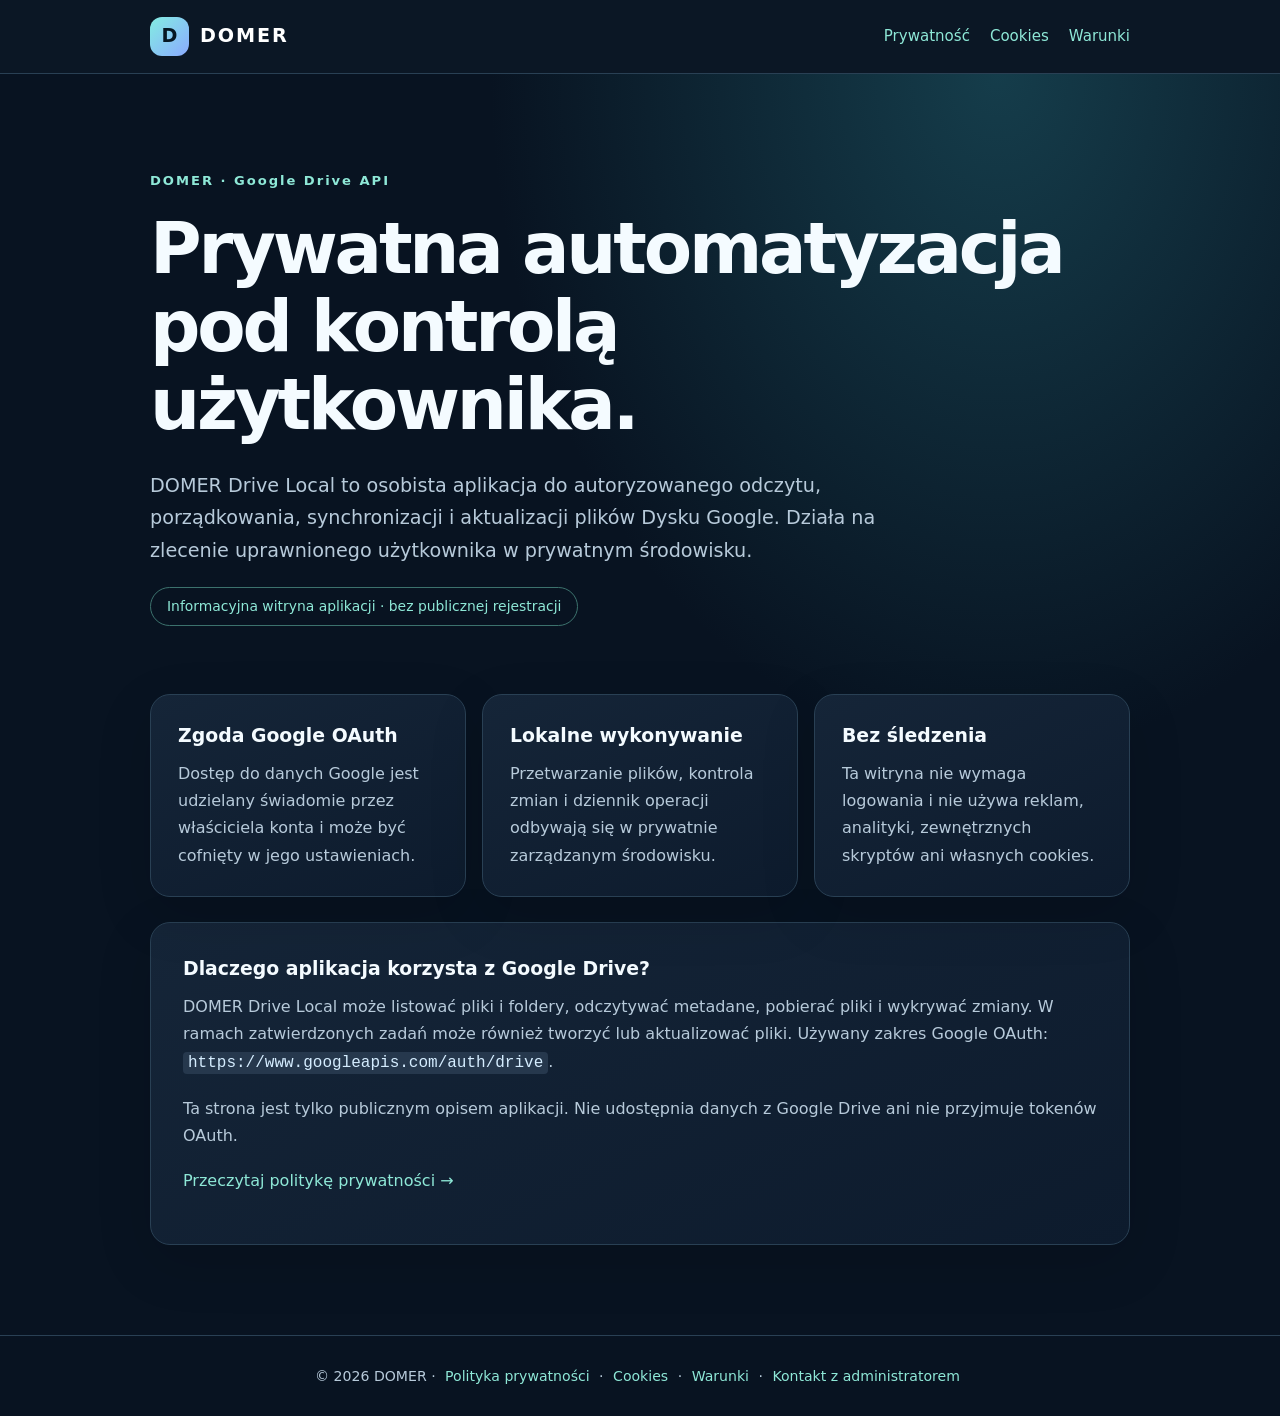
<file: index.html>
<!doctype html>
<html lang="pl"><head><meta charset="utf-8"><meta name="viewport" content="width=device-width,initial-scale=1"><meta name="description" content="DOMER Drive Local — informacje o prywatnej automatyzacji Google Drive i polityce prywatności."><meta name="robots" content="index,follow"><title>DOMER Drive Local — prywatna automatyzacja</title><link rel="stylesheet" href="style.css"><link rel="icon" href="favicon.svg" type="image/svg+xml"></head>
<body><header><nav><a class="brand" href="./"><span class="symbol">D</span>DOMER</a><div><a href="privacy.html">Prywatność</a><a href="cookies.html">Cookies</a><a href="terms.html">Warunki</a></div></nav></header>
<main><section class="hero"><span class="eyebrow">DOMER · Google Drive API</span><h1>Prywatna automatyzacja<br>pod kontrolą użytkownika.</h1><p>DOMER Drive Local to osobista aplikacja do autoryzowanego odczytu, porządkowania, synchronizacji i aktualizacji plików Dysku Google. Działa na zlecenie uprawnionego użytkownika w prywatnym środowisku.</p><p><span class="pill">Informacyjna witryna aplikacji · bez publicznej rejestracji</span></p></section>
<div class="grid"><section class="card"><h2>Zgoda Google OAuth</h2><p>Dostęp do danych Google jest udzielany świadomie przez właściciela konta i może być cofnięty w jego ustawieniach.</p></section><section class="card"><h2>Lokalne wykonywanie</h2><p>Przetwarzanie plików, kontrola zmian i dziennik operacji odbywają się w prywatnie zarządzanym środowisku.</p></section><section class="card"><h2>Bez śledzenia</h2><p>Ta witryna nie wymaga logowania i nie używa reklam, analityki, zewnętrznych skryptów ani własnych cookies.</p></section></div>
<section class="card wide"><h2>Dlaczego aplikacja korzysta z Google Drive?</h2><p>DOMER Drive Local może listować pliki i foldery, odczytywać metadane, pobierać pliki i wykrywać zmiany. W ramach zatwierdzonych zadań może również tworzyć lub aktualizować pliki. Używany zakres Google OAuth: <code>https://www.googleapis.com/auth/drive</code>.</p><p>Ta strona jest tylko publicznym opisem aplikacji. Nie udostępnia danych z Google Drive ani nie przyjmuje tokenów OAuth.</p><p><a href="privacy.html">Przeczytaj politykę prywatności →</a></p></section></main>
<footer>© 2026 DOMER · <a href="privacy.html">Polityka prywatności</a> · <a href="cookies.html">Cookies</a> · <a href="terms.html">Warunki</a> · <a href="https://github.com/Domer1990">Kontakt z administratorem</a></footer></body></html>
</file>
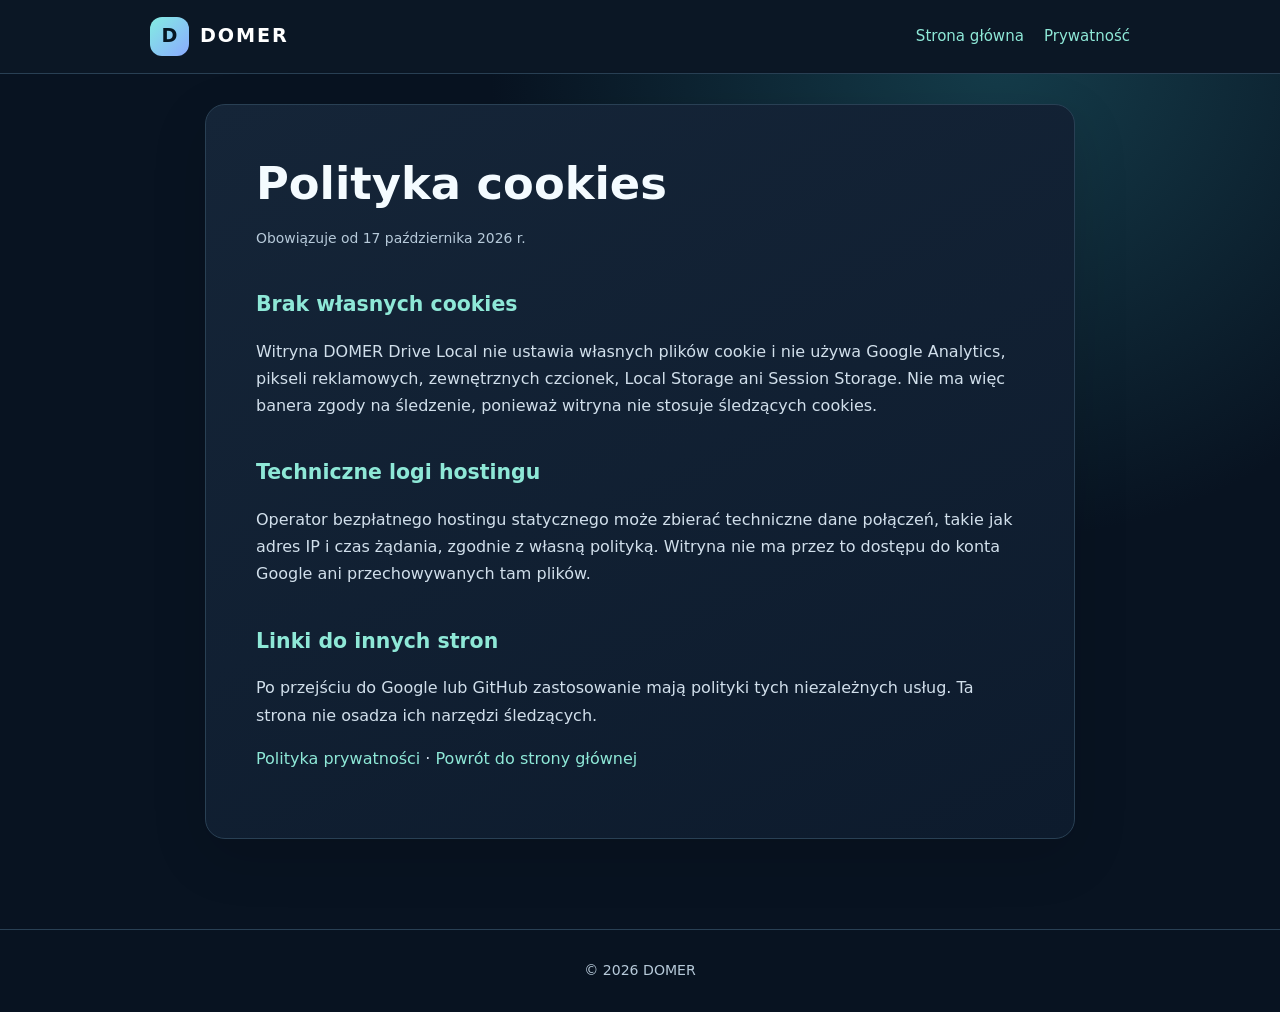
<file: cookies.html>
<!doctype html><html lang="pl"><head><meta charset="utf-8"><meta name="viewport" content="width=device-width,initial-scale=1"><title>Polityka cookies — DOMER Drive Local</title><link rel="stylesheet" href="style.css"><link rel="icon" href="favicon.svg" type="image/svg+xml"></head><body><header><nav><a class="brand" href="./"><span class="symbol">D</span>DOMER</a><div><a href="./">Strona główna</a><a href="privacy.html">Prywatność</a></div></nav></header><main><article class="document"><h1>Polityka cookies</h1><p class="small">Obowiązuje od 17 października 2026 r.</p><h2>Brak własnych cookies</h2><p>Witryna DOMER Drive Local nie ustawia własnych plików cookie i nie używa Google Analytics, pikseli reklamowych, zewnętrznych czcionek, Local Storage ani Session Storage. Nie ma więc banera zgody na śledzenie, ponieważ witryna nie stosuje śledzących cookies.</p><h2>Techniczne logi hostingu</h2><p>Operator bezpłatnego hostingu statycznego może zbierać techniczne dane połączeń, takie jak adres IP i czas żądania, zgodnie z własną polityką. Witryna nie ma przez to dostępu do konta Google ani przechowywanych tam plików.</p><h2>Linki do innych stron</h2><p>Po przejściu do Google lub GitHub zastosowanie mają polityki tych niezależnych usług. Ta strona nie osadza ich narzędzi śledzących.</p><p><a href="privacy.html">Polityka prywatności</a> · <a href="./">Powrót do strony głównej</a></p></article></main><footer>© 2026 DOMER</footer></body></html>
</file>
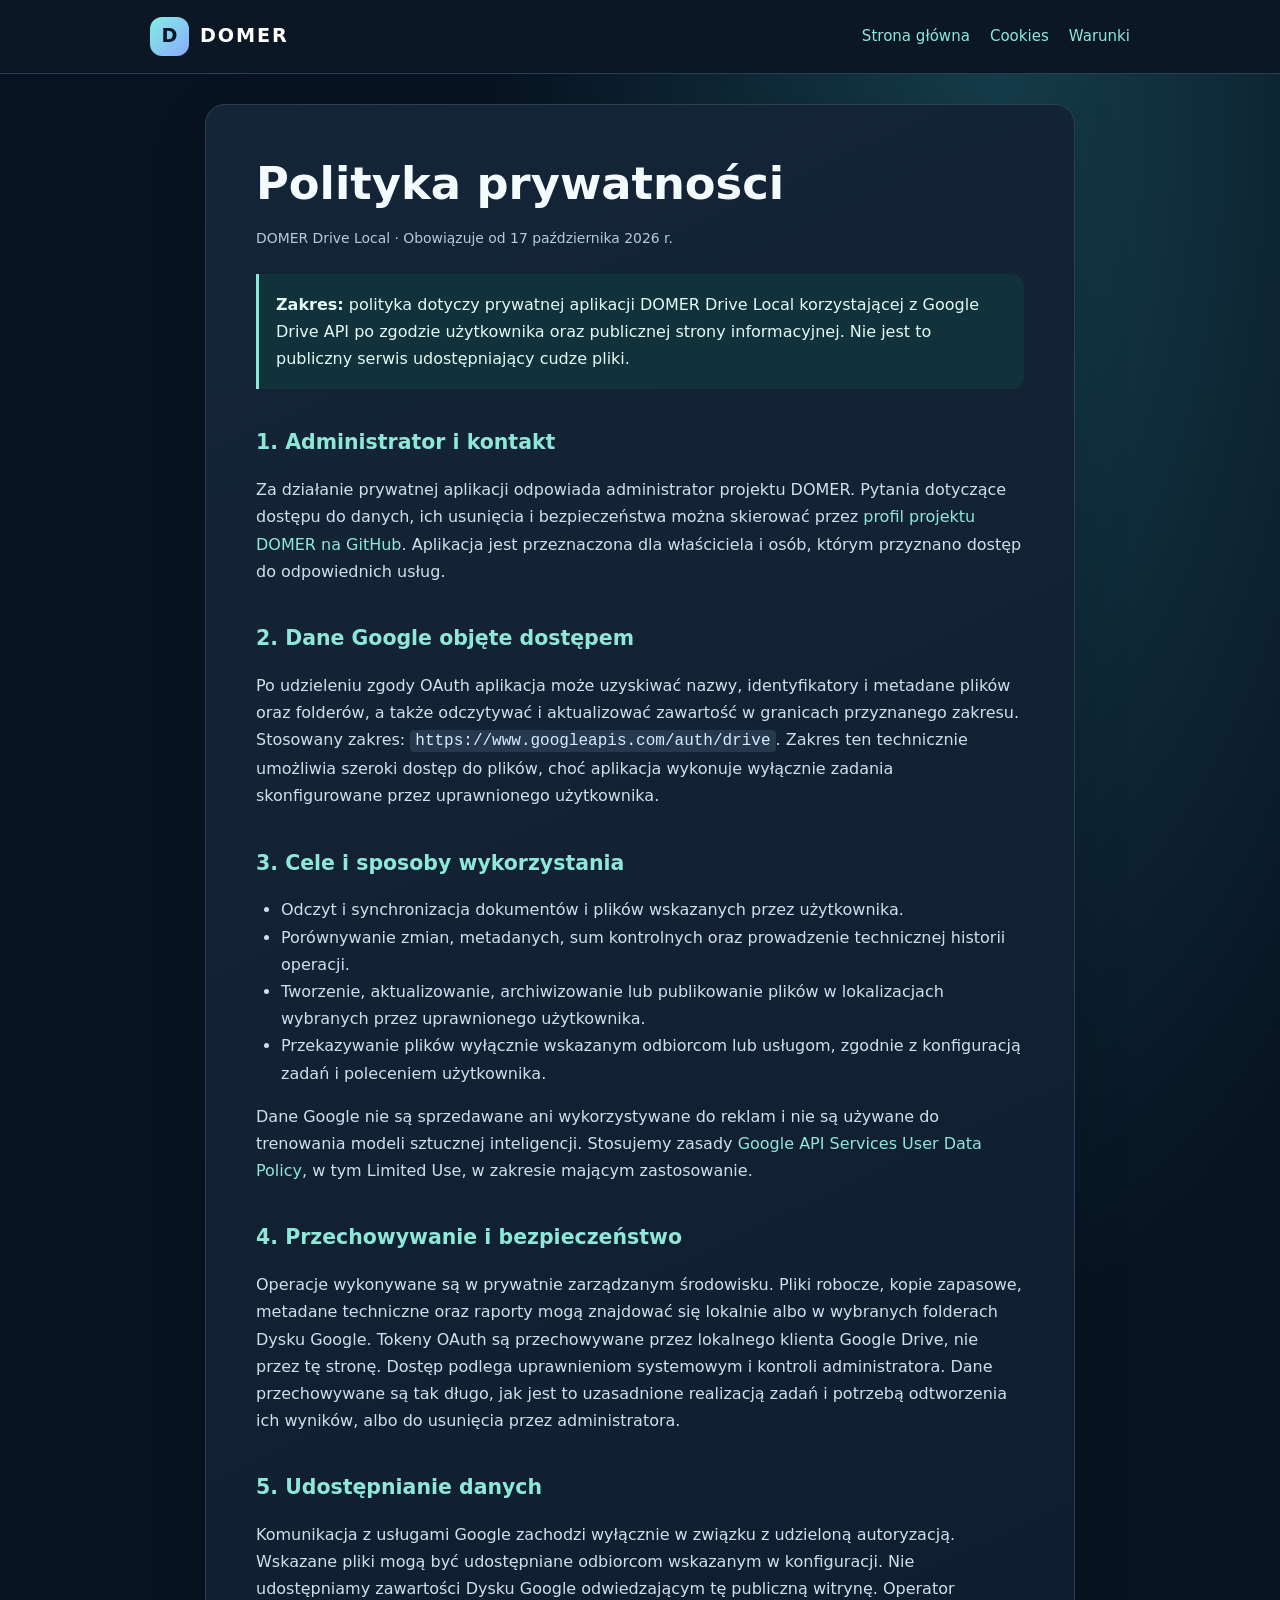
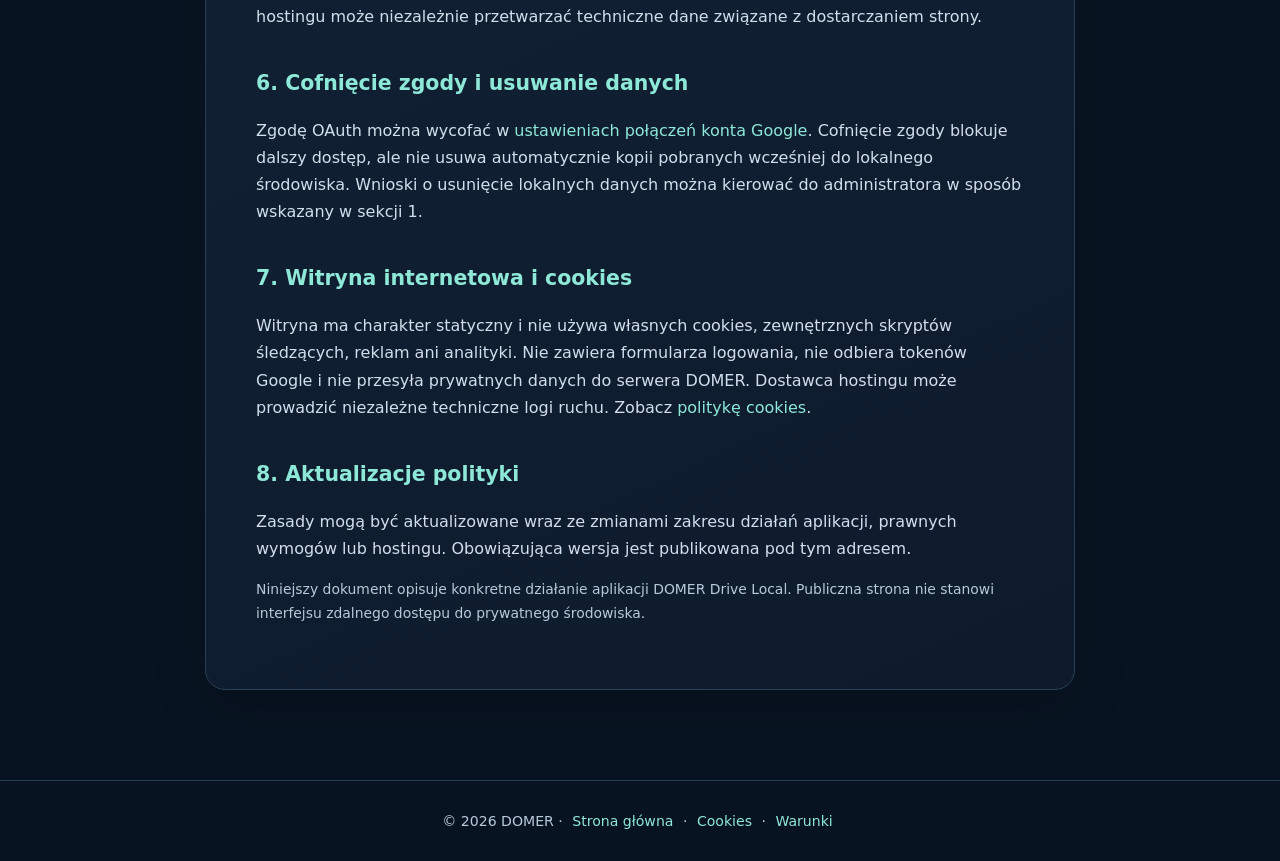
<file: privacy.html>
<!doctype html><html lang="pl"><head><meta charset="utf-8"><meta name="viewport" content="width=device-width,initial-scale=1"><meta name="description" content="Polityka prywatności DOMER Drive Local — dane Google Drive i OAuth."><title>Polityka prywatności — DOMER Drive Local</title><link rel="stylesheet" href="style.css"><link rel="icon" href="favicon.svg" type="image/svg+xml"></head><body><header><nav><a class="brand" href="./"><span class="symbol">D</span>DOMER</a><div><a href="./">Strona główna</a><a href="cookies.html">Cookies</a><a href="terms.html">Warunki</a></div></nav></header><main><article class="document"><h1>Polityka prywatności</h1><p class="small">DOMER Drive Local · Obowiązuje od 17 października 2026 r.</p>
<div class="notice"><strong>Zakres:</strong> polityka dotyczy prywatnej aplikacji DOMER Drive Local korzystającej z Google Drive API po zgodzie użytkownika oraz publicznej strony informacyjnej. Nie jest to publiczny serwis udostępniający cudze pliki.</div>
<h2>1. Administrator i kontakt</h2><p>Za działanie prywatnej aplikacji odpowiada administrator projektu DOMER. Pytania dotyczące dostępu do danych, ich usunięcia i bezpieczeństwa można skierować przez <a href="https://github.com/Domer1990">profil projektu DOMER na GitHub</a>. Aplikacja jest przeznaczona dla właściciela i osób, którym przyznano dostęp do odpowiednich usług.</p>
<h2>2. Dane Google objęte dostępem</h2><p>Po udzieleniu zgody OAuth aplikacja może uzyskiwać nazwy, identyfikatory i metadane plików oraz folderów, a także odczytywać i aktualizować zawartość w granicach przyznanego zakresu. Stosowany zakres: <code>https://www.googleapis.com/auth/drive</code>. Zakres ten technicznie umożliwia szeroki dostęp do plików, choć aplikacja wykonuje wyłącznie zadania skonfigurowane przez uprawnionego użytkownika.</p>
<h2>3. Cele i sposoby wykorzystania</h2><ul><li>Odczyt i synchronizacja dokumentów i plików wskazanych przez użytkownika.</li><li>Porównywanie zmian, metadanych, sum kontrolnych oraz prowadzenie technicznej historii operacji.</li><li>Tworzenie, aktualizowanie, archiwizowanie lub publikowanie plików w lokalizacjach wybranych przez uprawnionego użytkownika.</li><li>Przekazywanie plików wyłącznie wskazanym odbiorcom lub usługom, zgodnie z konfiguracją zadań i poleceniem użytkownika.</li></ul><p>Dane Google nie są sprzedawane ani wykorzystywane do reklam i nie są używane do trenowania modeli sztucznej inteligencji. Stosujemy zasady <a href="https://developers.google.com/terms/api-services-user-data-policy">Google API Services User Data Policy</a>, w tym Limited Use, w zakresie mającym zastosowanie.</p>
<h2>4. Przechowywanie i bezpieczeństwo</h2><p>Operacje wykonywane są w prywatnie zarządzanym środowisku. Pliki robocze, kopie zapasowe, metadane techniczne oraz raporty mogą znajdować się lokalnie albo w wybranych folderach Dysku Google. Tokeny OAuth są przechowywane przez lokalnego klienta Google Drive, nie przez tę stronę. Dostęp podlega uprawnieniom systemowym i kontroli administratora. Dane przechowywane są tak długo, jak jest to uzasadnione realizacją zadań i potrzebą odtworzenia ich wyników, albo do usunięcia przez administratora.</p>
<h2>5. Udostępnianie danych</h2><p>Komunikacja z usługami Google zachodzi wyłącznie w związku z udzieloną autoryzacją. Wskazane pliki mogą być udostępniane odbiorcom wskazanym w konfiguracji. Nie udostępniamy zawartości Dysku Google odwiedzającym tę publiczną witrynę. Operator hostingu może niezależnie przetwarzać techniczne dane związane z dostarczaniem strony.</p>
<h2>6. Cofnięcie zgody i usuwanie danych</h2><p>Zgodę OAuth można wycofać w <a href="https://myaccount.google.com/connections">ustawieniach połączeń konta Google</a>. Cofnięcie zgody blokuje dalszy dostęp, ale nie usuwa automatycznie kopii pobranych wcześniej do lokalnego środowiska. Wnioski o usunięcie lokalnych danych można kierować do administratora w sposób wskazany w sekcji 1.</p>
<h2>7. Witryna internetowa i cookies</h2><p>Witryna ma charakter statyczny i nie używa własnych cookies, zewnętrznych skryptów śledzących, reklam ani analityki. Nie zawiera formularza logowania, nie odbiera tokenów Google i nie przesyła prywatnych danych do serwera DOMER. Dostawca hostingu może prowadzić niezależne techniczne logi ruchu. Zobacz <a href="cookies.html">politykę cookies</a>.</p>
<h2>8. Aktualizacje polityki</h2><p>Zasady mogą być aktualizowane wraz ze zmianami zakresu działań aplikacji, prawnych wymogów lub hostingu. Obowiązująca wersja jest publikowana pod tym adresem.</p>
<p class="small">Niniejszy dokument opisuje konkretne działanie aplikacji DOMER Drive Local. Publiczna strona nie stanowi interfejsu zdalnego dostępu do prywatnego środowiska.</p></article></main><footer>© 2026 DOMER · <a href="./">Strona główna</a> · <a href="cookies.html">Cookies</a> · <a href="terms.html">Warunki</a></footer></body></html>
</file>
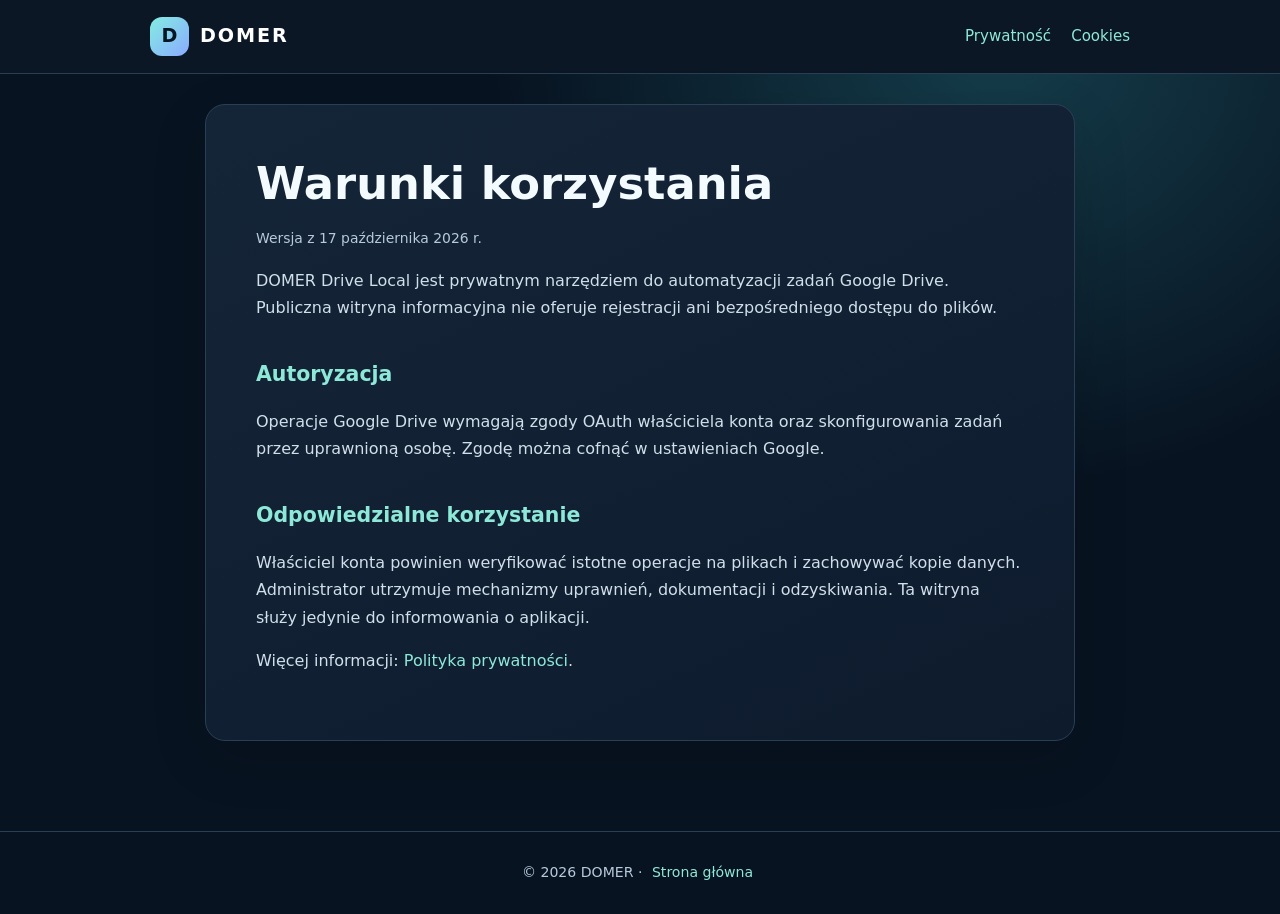
<file: terms.html>
<!doctype html><html lang="pl"><head><meta charset="utf-8"><meta name="viewport" content="width=device-width,initial-scale=1"><title>Warunki korzystania — DOMER Drive Local</title><link rel="stylesheet" href="style.css"><link rel="icon" href="favicon.svg" type="image/svg+xml"></head><body><header><nav><a class="brand" href="./"><span class="symbol">D</span>DOMER</a><div><a href="privacy.html">Prywatność</a><a href="cookies.html">Cookies</a></div></nav></header><main><article class="document"><h1>Warunki korzystania</h1><p class="small">Wersja z 17 października 2026 r.</p><p>DOMER Drive Local jest prywatnym narzędziem do automatyzacji zadań Google Drive. Publiczna witryna informacyjna nie oferuje rejestracji ani bezpośredniego dostępu do plików.</p><h2>Autoryzacja</h2><p>Operacje Google Drive wymagają zgody OAuth właściciela konta oraz skonfigurowania zadań przez uprawnioną osobę. Zgodę można cofnąć w ustawieniach Google.</p><h2>Odpowiedzialne korzystanie</h2><p>Właściciel konta powinien weryfikować istotne operacje na plikach i zachowywać kopie danych. Administrator utrzymuje mechanizmy uprawnień, dokumentacji i odzyskiwania. Ta witryna służy jedynie do informowania o aplikacji.</p><p>Więcej informacji: <a href="privacy.html">Polityka prywatności</a>.</p></article></main><footer>© 2026 DOMER · <a href="./">Strona główna</a></footer></body></html>
</file>
<file: style.css>
:root{color-scheme:dark;--bg:#081321;--panel:#111f31;--line:#294054;--ink:#f4fbff;--muted:#b7cada;--mint:#8ee8d7;--blue:#81b9ff}*{box-sizing:border-box}html{scroll-behavior:smooth}body{margin:0;background:radial-gradient(ellipse at 78% 5%,#153d4b 0%,transparent 36%),var(--bg);color:var(--ink);font:16px/1.7 system-ui,-apple-system,Segoe UI,Roboto,Arial,sans-serif}header{border-bottom:1px solid var(--line);background:#0b1725}nav{max-width:1030px;padding:17px 25px;margin:auto;display:flex;justify-content:space-between;gap:20px;align-items:center;flex-wrap:wrap}a{color:var(--mint);text-decoration:none}a:hover{text-decoration:underline}nav a{font-size:.94rem}nav>div{display:flex;gap:20px;flex-wrap:wrap}.brand{display:flex;align-items:center;gap:11px;font-size:1.2rem;font-weight:780;letter-spacing:.1em;color:#fff}.brand:hover{text-decoration:none}.symbol{display:inline-grid;place-items:center;width:39px;height:39px;color:#061723;border-radius:12px;background:linear-gradient(135deg,#83ede2,#8baaff);font-weight:900;letter-spacing:0}main{max-width:1030px;padding:30px 25px 90px;margin:auto}.hero{max-width:920px;padding:62px 0 36px}.hero h1{font-size:clamp(2.1rem,6vw,4.4rem);line-height:1.11;letter-spacing:-.045em;margin:17px 0 25px}.hero p{font-size:1.2rem;color:var(--muted);max-width:760px}.eyebrow{color:var(--mint);letter-spacing:.15em;font-size:.82rem;font-weight:800}.pill{display:inline-block;border:1px solid #3c726d;border-radius:999px;color:var(--mint);padding:7px 16px;font-size:.87rem}.grid{display:grid;grid-template-columns:repeat(3,minmax(0,1fr));gap:16px;margin:12px 0 24px}.card,.document{background:linear-gradient(155deg,#152538,#0d1b2d);border:1px solid var(--line);border-radius:20px;box-shadow:0 18px 55px #0002}.card{padding:27px}.card h2{font-size:1.18rem;line-height:1.4;margin:0 0 12px}.card p{color:var(--muted);margin:0}.wide{margin-top:25px;padding:32px}.wide p{margin:0 0 18px}.document{padding:clamp(22px,5vw,50px);max-width:870px;margin:auto}.document h1{margin:0 0 4px;font-size:clamp(1.9rem,4vw,2.8rem);line-height:1.3}.document h2{font-size:1.28rem;margin-top:36px;margin-bottom:8px;color:var(--mint)}.document p,.document li{color:#d1dfeb}.document ul{padding-left:25px}.notice{border-left:3px solid var(--mint);background:#11313b;border-radius:0 12px 12px 0;padding:17px;margin:23px 0;color:#e5f9f4}.small{font-size:.87rem;color:var(--muted)!important}code{overflow-wrap:anywhere;background:#26384d;color:#d5edff;padding:2px 5px;border-radius:4px}footer{padding:29px 25px;border-top:1px solid var(--line);color:var(--muted);text-align:center;font-size:.88rem}footer a{padding:0 5px}@media(max-width:700px){.grid{grid-template-columns:1fr}.hero{padding:39px 0 23px}.hero p{font-size:1.02rem}.wide{padding:25px}nav>div{gap:13px}.document{border-radius:14px}}
</file>
